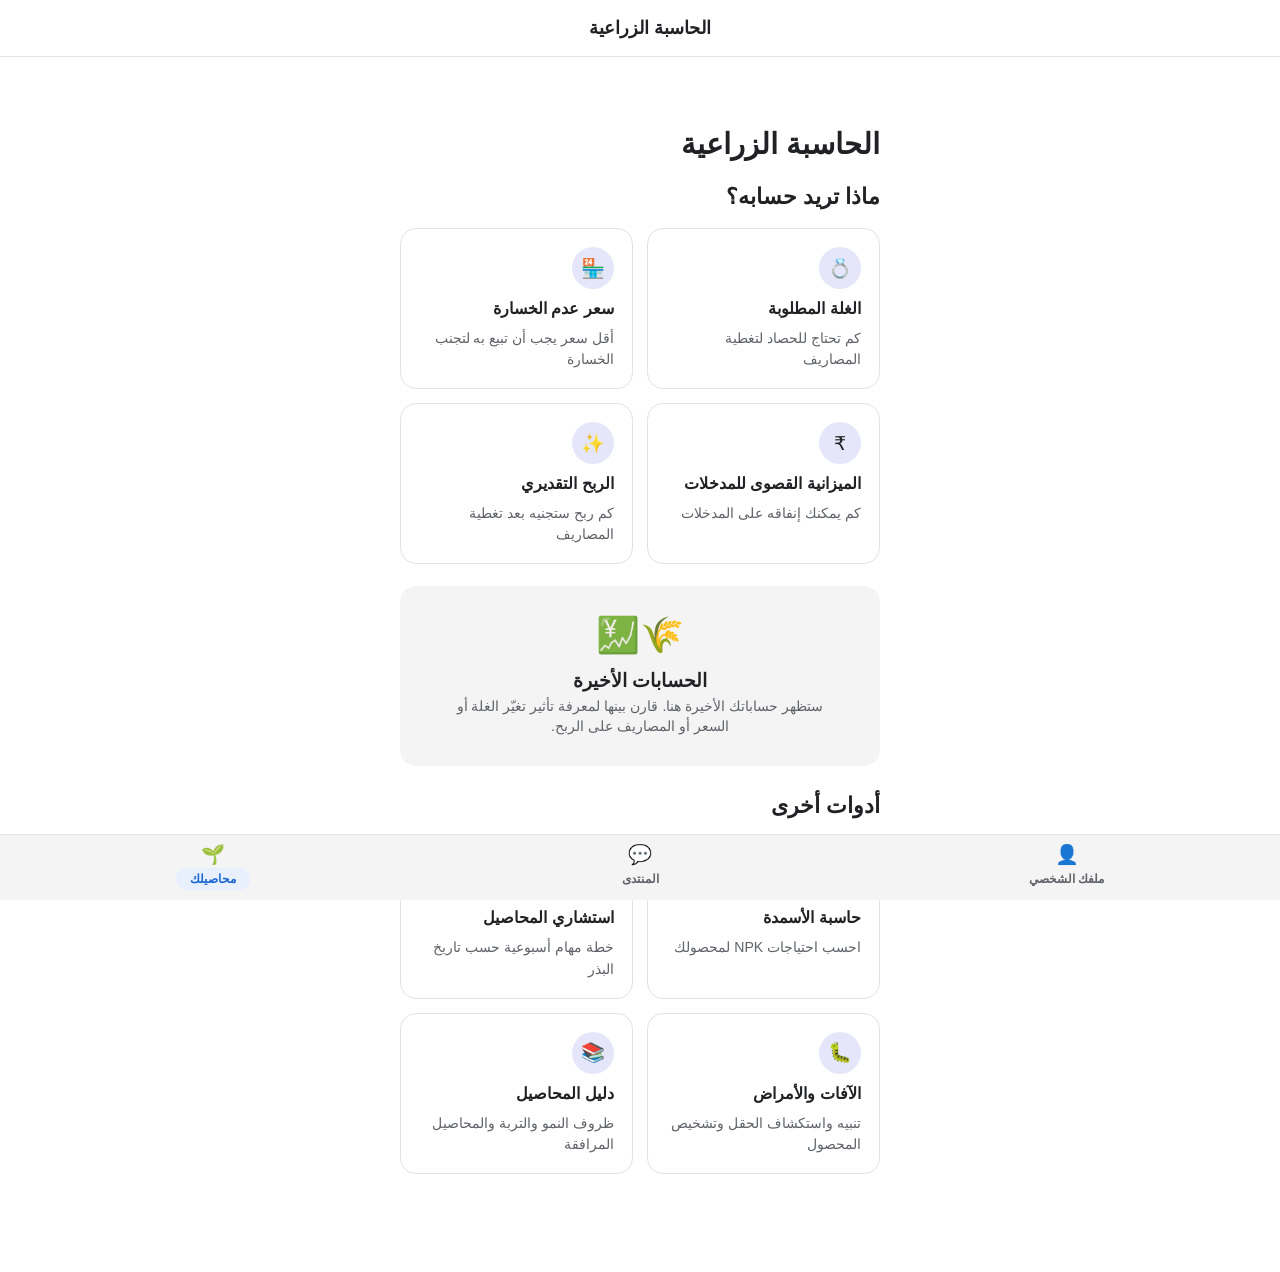
<file: index.html>
<!DOCTYPE html>
<html lang="ar" dir="rtl">
<head>
<meta charset="UTF-8">
<meta name="viewport" content="width=device-width, initial-scale=1.0">
<title>الحاسبة الزراعية</title>
<link rel="stylesheet" href="css/style.css">
</head>
<body>

<div class="page" style="padding-top:70px;">
  <h1 style="font-size:1.8rem;font-weight:800;margin:0 0 22px;">الحاسبة الزراعية</h1>
  <h2 class="section-title">ماذا تريد حسابه؟</h2>

  <div class="grid-2">
    <a class="calc-card" href="farm-calculator.html?tab=yield">
      <div class="icon-circle">💍</div>
      <h3>الغلة المطلوبة</h3>
      <p>كم تحتاج للحصاد لتغطية المصاريف</p>
    </a>
    <a class="calc-card" href="farm-calculator.html?tab=price">
      <div class="icon-circle">🏪</div>
      <h3>سعر عدم الخسارة</h3>
      <p>أقل سعر يجب أن تبيع به لتجنب الخسارة</p>
    </a>
    <a class="calc-card" href="farm-calculator.html?tab=budget">
      <div class="icon-circle">₹</div>
      <h3>الميزانية القصوى للمدخلات</h3>
      <p>كم يمكنك إنفاقه على المدخلات</p>
    </a>
    <a class="calc-card" href="farm-calculator.html?tab=profit">
      <div class="icon-circle">✨</div>
      <h3>الربح التقديري</h3>
      <p>كم ربح ستجنيه بعد تغطية المصاريف</p>
    </a>
  </div>

  <div class="hero-banner">
    <div style="font-size:2.2rem;">🌾💹</div>
    <h3>الحسابات الأخيرة</h3>
    <p>ستظهر حساباتك الأخيرة هنا. قارن بينها لمعرفة تأثير تغيّر الغلة أو</p>
    <p>السعر أو المصاريف على الربح.</p>
  </div>

  <div style="margin-top:26px;">
    <h2 class="section-title">أدوات أخرى</h2>
    <div class="grid-2">
      <a class="calc-card" href="fertilizer.html">
        <div class="icon-circle">🧪</div>
        <h3>حاسبة الأسمدة</h3>
        <p>احسب احتياجات NPK لمحصولك</p>
      </a>
      <a class="calc-card" href="consultant.html">
        <div class="icon-circle">🗓️</div>
        <h3>استشاري المحاصيل</h3>
        <p>خطة مهام أسبوعية حسب تاريخ البذر</p>
      </a>
      <a class="calc-card" href="pests.html">
        <div class="icon-circle">🐛</div>
        <h3>الآفات والأمراض</h3>
        <p>تنبيه واستكشاف الحقل وتشخيص المحصول</p>
      </a>
      <a class="calc-card" href="crops.html">
        <div class="icon-circle">📚</div>
        <h3>دليل المحاصيل</h3>
        <p>ظروف النمو والتربة والمحاصيل المرافقة</p>
      </a>
    </div>
  </div>
</div>

<script src="js/crops.js"></script>
<script src="js/app.js"></script>
<script>
  renderTopbar({ title: "الحاسبة الزراعية", showCropChip:false, backHref:null });
  renderBottomNav("crops");
</script>
</body>
</html>
</file>
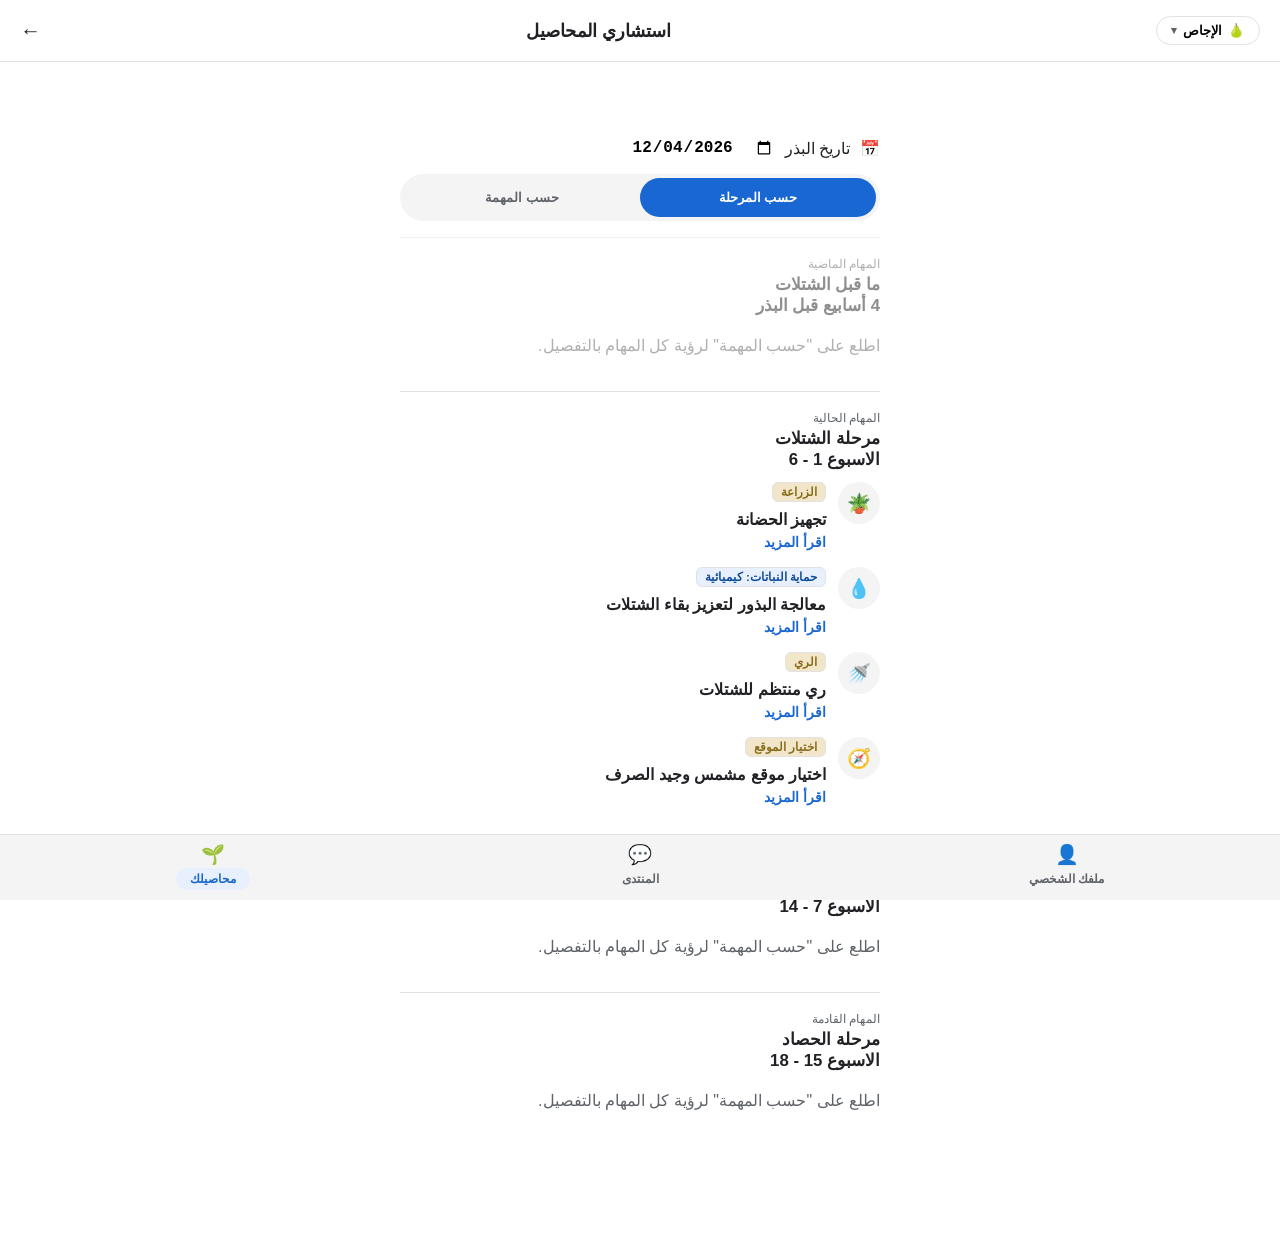
<file: consultant.html>
<!DOCTYPE html>
<html lang="ar" dir="rtl">
<head>
<meta charset="UTF-8">
<meta name="viewport" content="width=device-width, initial-scale=1.0">
<title>استشاري المحاصيل</title>
<link rel="stylesheet" href="css/style.css">
</head>
<body>

<div class="page" style="padding-top:76px;">
  <div style="display:flex;align-items:center;gap:10px;">
    <span>📅</span>
    <span>تاريخ البذر</span>
    <input type="date" id="seedDate" style="border:none;font-weight:700;font-size:1rem;">
  </div>

  <div class="tabs">
    <button data-mode="stage" class="active">حسب المرحلة</button>
    <button data-mode="task">حسب المهمة</button>
  </div>

  <div id="content"></div>
</div>

<script src="js/crops.js"></script>
<script src="js/app.js"></script>
<script>
renderTopbar({ title: "استشاري المحاصيل", showCropChip:true, backHref:"index.html" });
renderBottomNav("crops");

const STAGES = [
  { key:"pre",   name:"ما قبل الشتلات", weeksLabel:"4 أسابيع قبل البذر", past:true },
  { key:"seedling", name:"مرحلة الشتلات", weeksLabel:"الاسبوع 1 - 6" },
  { key:"growth", name:"مرحلة النمو", weeksLabel:"الاسبوع 7 - 14" },
  { key:"harvest", name:"مرحلة الحصاد", weeksLabel:"الاسبوع 15 - 18" },
];

const WEEK_TASKS = [
  { chip:"الزراعة", title:"تجهيز الحضانة", icon:"🪴" },
  { chip:"حماية النباتات: كيميائية", chipClass:"blue", title:"معالجة البذور لتعزيز بقاء الشتلات", icon:"💧" },
  { chip:"الري", title:"ري منتظم للشتلات", icon:"🚿" },
  { chip:"اختيار الموقع", title:"اختيار موقع مشمس وجيد الصرف", icon:"🧭" },
];

const TASK_CATEGORIES = [
  { icon:"🌾", name:"اختيار النباتات" },
  { icon:"🌱", name:"الزراعة" },
  { icon:"🔍", name:"المراقبة" },
  { icon:"📍", name:"اختيار الموقع" },
  { icon:"🚜", name:"تجهيز الحقل" },
  { icon:"🌿", name:"إزالة الأعشاب الضارة (التعشيب)" },
  { icon:"💧", name:"الري" },
  { icon:"🧴", name:"التسميد: كيميائي" },
  { icon:"🛡️", name:"اجراء وقائي" },
  { icon:"🧪", name:"حماية النباتات: كيميائية" },
  { icon:"🌸", name:"حماية النباتات: عضوية" },
];

let mode = "stage";
document.getElementById("seedDate").valueAsDate = new Date();

function paint(){
  const content = document.getElementById("content");
  if (mode === "stage"){
    content.innerHTML = STAGES.map((s,i) => `
      <div class="week-block" style="${s.past ? 'opacity:.5;' : ''}">
        <span class="tag">${s.past ? 'المهام الماضية' : (i===1 ? 'المهام الحالية' : 'المهام القادمة')}</span>
        <h4>${s.name}<br><span style="font-weight:800;">${s.weeksLabel}</span></h4>
        ${i===1 ? WEEK_TASKS.map(t => `
          <div class="task">
            <div class="icon-circle">${t.icon}</div>
            <div>
              <span class="chip ${t.chipClass||''}">${t.chip}</span>
              <div class="title">${t.title}</div>
              <a href="#">اقرأ المزيد</a>
            </div>
          </div>
        `).join("") : `<p class="muted">اطلع على "حسب المهمة" لرؤية كل المهام بالتفصيل.</p>`}
      </div>
    `).join("");
  } else {
    content.innerHTML = TASK_CATEGORIES.map(t => `
      <div class="task-list-row">
        <div class="left"><div class="icon-circle">${t.icon}</div>${t.name}</div>
        <span>‹</span>
      </div>
    `).join("");
  }
}

document.querySelectorAll(".tabs button").forEach(b => b.addEventListener("click", () => {
  document.querySelectorAll(".tabs button").forEach(x => x.classList.remove("active"));
  b.classList.add("active");
  mode = b.dataset.mode;
  paint();
}));

paint();
</script>
</body>
</html>
</file>
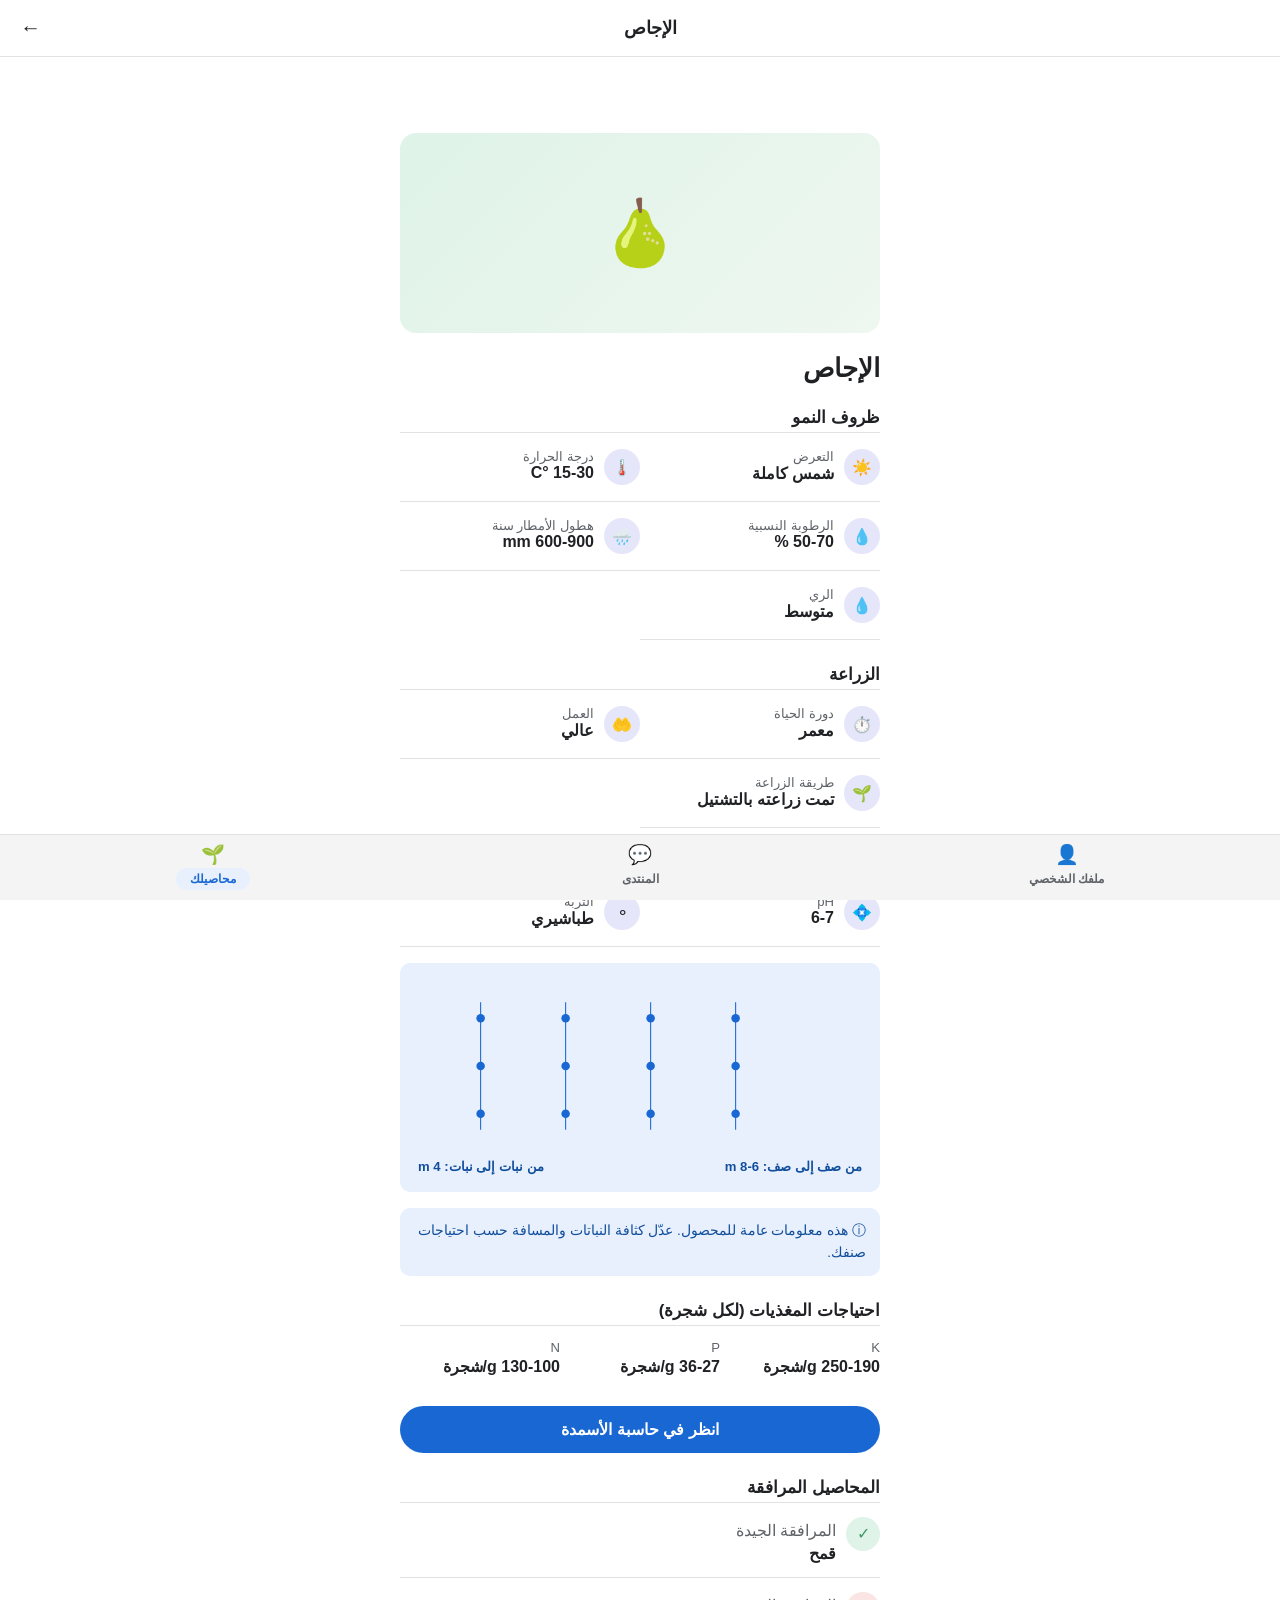
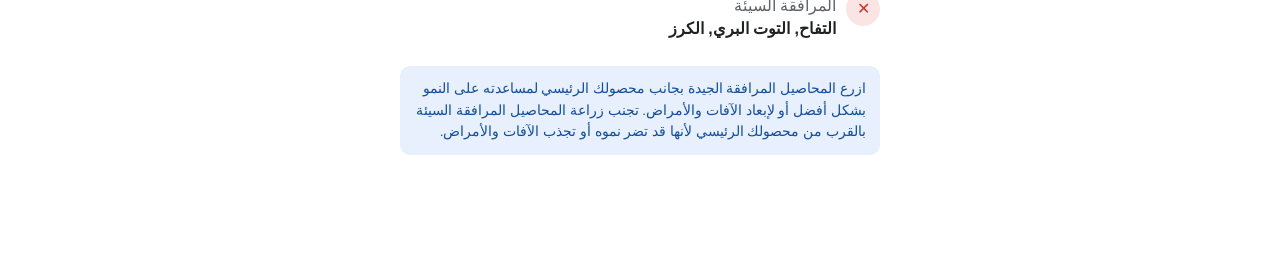
<file: crop-detail.html>
<!DOCTYPE html>
<html lang="ar" dir="rtl">
<head>
<meta charset="UTF-8">
<meta name="viewport" content="width=device-width, initial-scale=1.0">
<title>فيشة المحصول</title>
<link rel="stylesheet" href="css/style.css">
</head>
<body>

<div class="page" style="padding-top:76px;">
  <div class="crop-hero" id="hero"></div>

  <h1 style="font-size:1.6rem;font-weight:800;" id="cropName"></h1>

  <h3 class="subhead">ظروف النمو</h3>
  <div class="info-grid" id="growthGrid"></div>

  <h3 class="subhead">الزراعة</h3>
  <div class="info-grid" id="agriGrid"></div>

  <h3 class="subhead">معايير التربة</h3>
  <div class="info-grid" id="soilGrid"></div>

  <div class="spacing-diagram">
    <svg viewBox="0 0 320 160" xmlns="http://www.w3.org/2000/svg">
      <g fill="none" stroke="#1967d2" stroke-width="1">
        <line x1="10" y1="20" x2="10" y2="140"/>
        <line x1="90" y1="20" x2="90" y2="140"/>
        <line x1="170" y1="20" x2="170" y2="140"/>
        <line x1="250" y1="20" x2="250" y2="140"/>
      </g>
      <g id="plantDots"></g>
    </svg>
    <div class="spacing-labels">
      <span id="rowSpacingLbl">من صف إلى صف: —</span>
      <span id="plantSpacingLbl">من نبات إلى نبات: —</span>
    </div>
  </div>
  <div class="notice">ⓘ هذه معلومات عامة للمحصول. عدّل كثافة النباتات والمسافة حسب احتياجات صنفك.</div>

  <h3 class="subhead">احتياجات المغذيات (لكل <span id="unitTxt">وحدة</span>)</h3>
  <div class="npk-row">
    <div><div class="k">K</div><div class="v" id="npkK">—</div></div>
    <div><div class="k">P</div><div class="v" id="npkP">—</div></div>
    <div><div class="k">N</div><div class="v" id="npkN">—</div></div>
  </div>
  <a class="btn btn-primary" href="fertilizer.html" style="margin-top:16px;display:block;text-align:center;">انظر في حاسبة الأسمدة</a>

  <h3 class="subhead">المحاصيل المرافقة</h3>
  <div class="companion">
    <div class="badge good">✓</div>
    <div><div class="k muted">المرافقة الجيدة</div><div id="goodList" style="font-weight:700;"></div></div>
  </div>
  <div class="companion">
    <div class="badge bad">✕</div>
    <div><div class="k muted">المرافقة السيئة</div><div id="badList" style="font-weight:700;"></div></div>
  </div>
  <div class="notice" style="margin-top:14px;">
    ازرع المحاصيل المرافقة الجيدة بجانب محصولك الرئيسي لمساعدته على النمو بشكل أفضل أو لإبعاد الآفات والأمراض.
    تجنب زراعة المحاصيل المرافقة السيئة بالقرب من محصولك الرئيسي لأنها قد تضر نموه أو تجذب الآفات والأمراض.
  </div>
</div>

<script src="js/crops.js"></script>
<script src="js/app.js"></script>
<script>
const slug = new URLSearchParams(location.search).get("crop") || currentCropSlug();
const c = getCropBySlug(slug);
setCurrentCropSlug(slug);

renderTopbar({ title: c.name, showCropChip:false, backHref:"crops.html" });
renderBottomNav("crops");

document.getElementById("hero").textContent = c.emoji;
document.getElementById("cropName").textContent = c.name;

document.getElementById("growthGrid").innerHTML = `
  <div class="info-cell"><div class="icon-circle">☀️</div><div><div class="label">التعرض</div><div class="val">شمس كاملة</div></div></div>
  <div class="info-cell"><div class="icon-circle">🌡️</div><div><div class="label">درجة الحرارة</div><div class="val">${c.tempMin}-${c.tempMax} °C</div></div></div>
  <div class="info-cell"><div class="icon-circle">💧</div><div><div class="label">الرطوبة النسبية</div><div class="val">${c.humidityMin}-${c.humidityMax} %</div></div></div>
  <div class="info-cell"><div class="icon-circle">🌧️</div><div><div class="label">هطول الأمطار سنة</div><div class="val">${c.rainMin}-${c.rainMax} mm</div></div></div>
  <div class="info-cell"><div class="icon-circle">💧</div><div><div class="label">الري</div><div class="val">${c.irrigation}</div></div></div>
`;

document.getElementById("agriGrid").innerHTML = `
  <div class="info-cell"><div class="icon-circle">⏱️</div><div><div class="label">دورة الحياة</div><div class="val">${c.lifeCycle}</div></div></div>
  <div class="info-cell"><div class="icon-circle">🤲</div><div><div class="label">العمل</div><div class="val">${c.labor}</div></div></div>
  <div class="info-cell"><div class="icon-circle">🌱</div><div><div class="label">طريقة الزراعة</div><div class="val">${c.plantingMethod}</div></div></div>
`;

document.getElementById("soilGrid").innerHTML = `
  <div class="info-cell"><div class="icon-circle">💠</div><div><div class="label">pH</div><div class="val">${c.phMin}-${c.phMax}</div></div></div>
  <div class="info-cell"><div class="icon-circle">⚬</div><div><div class="label">التربة</div><div class="val">${c.soilType}</div></div></div>
`;

document.getElementById("rowSpacingLbl").textContent = `من صف إلى صف: ${c.rowSpacing}`;
document.getElementById("plantSpacingLbl").textContent = `من نبات إلى نبات: ${c.plantSpacing}`;

const dots = document.getElementById("plantDots");
const cols = [10, 90, 170, 250];
let dotSvg = "";
[35, 80, 125].forEach((y, ri) => {
  cols.forEach((x) => { dotSvg += `<circle cx="${x}" cy="${y}" r="4" fill="#1967d2"/>`; });
});
dots.innerHTML = dotSvg;

document.getElementById("unitTxt").textContent = c.unit;
document.getElementById("npkK").textContent = `${c.npk.k[1]}-${c.npk.k[0]} g/${c.unit}`;
document.getElementById("npkP").textContent = `${c.npk.p[1]}-${c.npk.p[0]} g/${c.unit}`;
document.getElementById("npkN").textContent = `${c.npk.n[1]}-${c.npk.n[0]} g/${c.unit}`;

document.getElementById("goodList").textContent = c.companionGood.length ? c.companionGood.join(", ") : "لا توجد بيانات";
document.getElementById("badList").textContent = c.companionBad.length ? c.companionBad.join(", ") : "لا توجد بيانات";
</script>
</body>
</html>
</file>
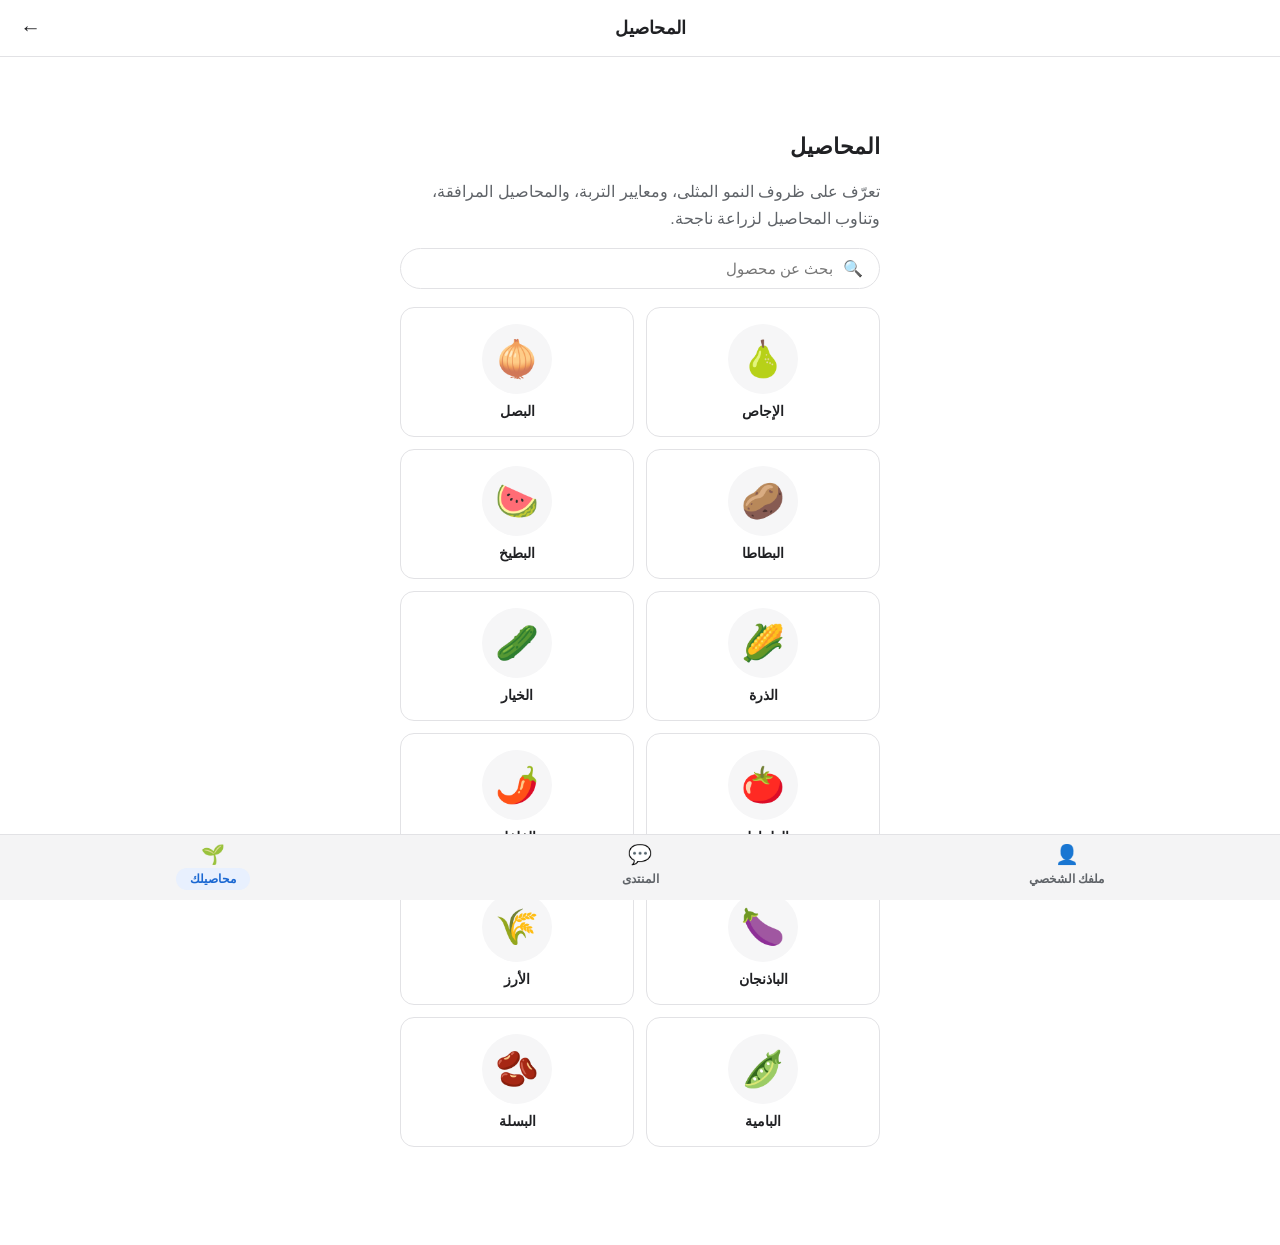
<file: crops.html>
<!DOCTYPE html>
<html lang="ar" dir="rtl">
<head>
<meta charset="UTF-8">
<meta name="viewport" content="width=device-width, initial-scale=1.0">
<title>المحاصيل</title>
<link rel="stylesheet" href="css/style.css">
</head>
<body>

<div class="page" style="padding-top:76px;">
  <h2 class="section-title" style="margin-top:0;">المحاصيل</h2>
  <p class="muted">تعرّف على ظروف النمو المثلى، ومعايير التربة، والمحاصيل المرافقة، وتناوب المحاصيل لزراعة ناجحة.</p>

  <div class="search-box" style="margin-top:16px;">
    <span>🔍</span>
    <input type="text" id="search" placeholder="بحث عن محصول">
  </div>

  <div class="crop-grid" id="grid" style="margin-top:18px;grid-template-columns:repeat(2,1fr);"></div>
</div>

<script src="js/crops.js"></script>
<script src="js/app.js"></script>
<script>
renderTopbar({ title: "المحاصيل", showCropChip:false, backHref:"index.html" });
renderBottomNav("crops");

function paint(filter){
  const grid = document.getElementById("grid");
  const list = CROPS.filter(c => c.name.includes(filter || ""));
  grid.innerHTML = list.map(c => `
    <a class="crop-tile" style="border:1px solid var(--gray-border);border-radius:14px;padding:16px;" href="crop-detail.html?crop=${c.slug}">
      <div class="emoji" style="width:70px;height:70px;font-size:2.2rem;">${c.emoji}</div>
      <span>${c.name}</span>
    </a>
  `).join("") || `<p class="muted">لا توجد نتائج</p>`;
}
document.getElementById("search").addEventListener("input", (e) => paint(e.target.value));
paint("");
</script>
</body>
</html>
</file>
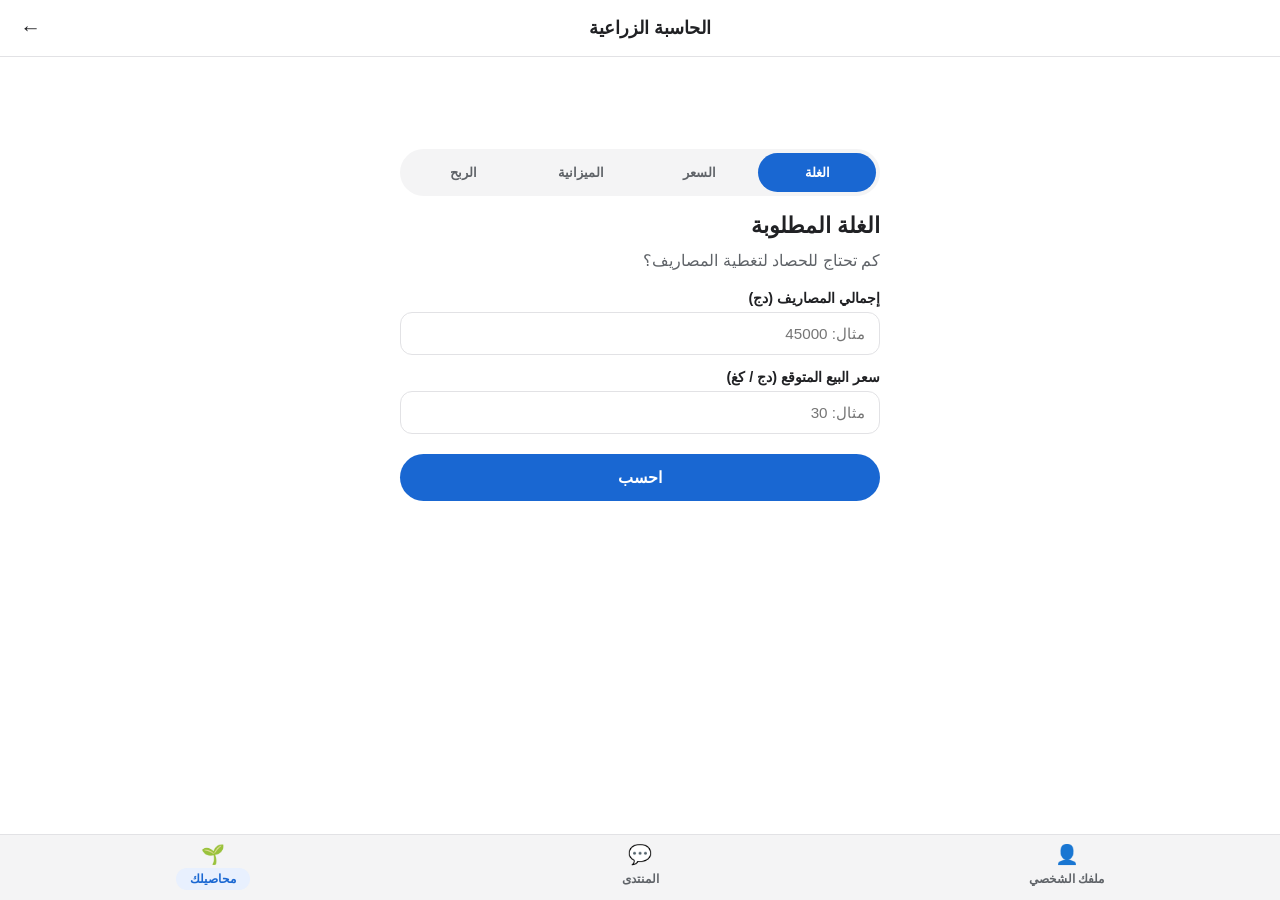
<file: farm-calculator.html>
<!DOCTYPE html>
<html lang="ar" dir="rtl">
<head>
<meta charset="UTF-8">
<meta name="viewport" content="width=device-width, initial-scale=1.0">
<title>الحاسبة الزراعية</title>
<link rel="stylesheet" href="css/style.css">
</head>
<body>

<div class="page" style="padding-top:76px;">
  <div class="tabs" id="tabs">
    <button data-tab="yield">الغلة</button>
    <button data-tab="price">السعر</button>
    <button data-tab="budget">الميزانية</button>
    <button data-tab="profit">الربح</button>
  </div>

  <div id="tabContent"></div>

  <div class="result-card" id="resultCard" style="display:none;">
    <div class="label muted" id="resultLabel"></div>
    <div class="value" id="resultValue"></div>
  </div>
</div>

<script src="js/crops.js"></script>
<script src="js/app.js"></script>
<script>
renderTopbar({ title: "الحاسبة الزراعية", showCropChip:false, backHref:"index.html" });
renderBottomNav("crops");

const FIELDS = {
  yield: {
    title: "الغلة المطلوبة",
    desc: "كم تحتاج للحصاد لتغطية المصاريف؟",
    inputs: [
      { id:"expenses", label:"إجمالي المصاريف (دج)", ph:"مثال: 45000" },
      { id:"price", label:"سعر البيع المتوقع (دج / كغ)", ph:"مثال: 30" },
    ],
    compute: v => v.price > 0 ? (v.expenses / v.price) : null,
    unit: "كغ",
    resultLabel: "الغلة المطلوبة لتغطية المصاريف",
  },
  price: {
    title: "سعر عدم الخسارة",
    desc: "أقل سعر يجب أن تبيع به لتجنب الخسارة",
    inputs: [
      { id:"expenses", label:"إجمالي المصاريف (دج)", ph:"مثال: 45000" },
      { id:"yieldQty", label:"الغلة المتوقعة (كغ)", ph:"مثال: 1500" },
    ],
    compute: v => v.yieldQty > 0 ? (v.expenses / v.yieldQty) : null,
    unit: "دج / كغ",
    resultLabel: "أقل سعر لتجنب الخسارة",
  },
  budget: {
    title: "الميزانية القصوى للمدخلات",
    desc: "كم يمكنك إنفاقه على المدخلات؟",
    inputs: [
      { id:"revenue", label:"الإيراد المتوقع (دج)", ph:"مثال: 90000" },
      { id:"desiredProfit", label:"الربح المطلوب (دج)", ph:"مثال: 20000" },
    ],
    compute: v => (v.revenue - v.desiredProfit),
    unit: "دج",
    resultLabel: "الميزانية القصوى المتاحة للمدخلات",
  },
  profit: {
    title: "الربح التقديري",
    desc: "كم ربح ستجنيه بعد تغطية المصاريف؟",
    inputs: [
      { id:"revenue", label:"الإيراد المتوقع (دج)", ph:"مثال: 90000" },
      { id:"expenses", label:"إجمالي المصاريف (دج)", ph:"مثال: 45000" },
    ],
    compute: v => (v.revenue - v.expenses),
    unit: "دج",
    resultLabel: "الربح التقديري",
  },
};

let activeTab = new URLSearchParams(location.search).get("tab") || "yield";

function paintTab(){
  document.querySelectorAll("#tabs button").forEach(b => b.classList.toggle("active", b.dataset.tab===activeTab));
  const cfg = FIELDS[activeTab];
  const content = document.getElementById("tabContent");
  content.innerHTML = `
    <h2 class="section-title">${cfg.title}</h2>
    <p class="muted" style="margin-top:-10px;">${cfg.desc}</p>
    <form id="calcForm">
      ${cfg.inputs.map(f => `<label>${f.label}</label><input type="number" step="any" min="0" id="${f.id}" placeholder="${f.ph}" required>`).join("")}
      <button class="btn btn-primary" style="margin-top:20px;">احسب</button>
    </form>
  `;
  document.getElementById("resultCard").style.display = "none";

  document.getElementById("calcForm").addEventListener("submit", (e) => {
    e.preventDefault();
    const values = {};
    cfg.inputs.forEach(f => values[f.id] = parseFloat(document.getElementById(f.id).value) || 0);
    const result = cfg.compute(values);
    const card = document.getElementById("resultCard");
    if (result === null || !isFinite(result)){
      card.style.display = "block";
      document.getElementById("resultLabel").textContent = "تعذّر الحساب — تحقق من القيم المدخلة";
      document.getElementById("resultValue").textContent = "—";
      return;
    }
    document.getElementById("resultLabel").textContent = cfg.resultLabel;
    document.getElementById("resultValue").textContent = `${result.toLocaleString("ar")} ${cfg.unit}`;
    card.style.display = "block";
  });
}

document.querySelectorAll("#tabs button").forEach(b => b.addEventListener("click", () => { activeTab = b.dataset.tab; paintTab(); }));
paintTab();
</script>
</body>
</html>
</file>
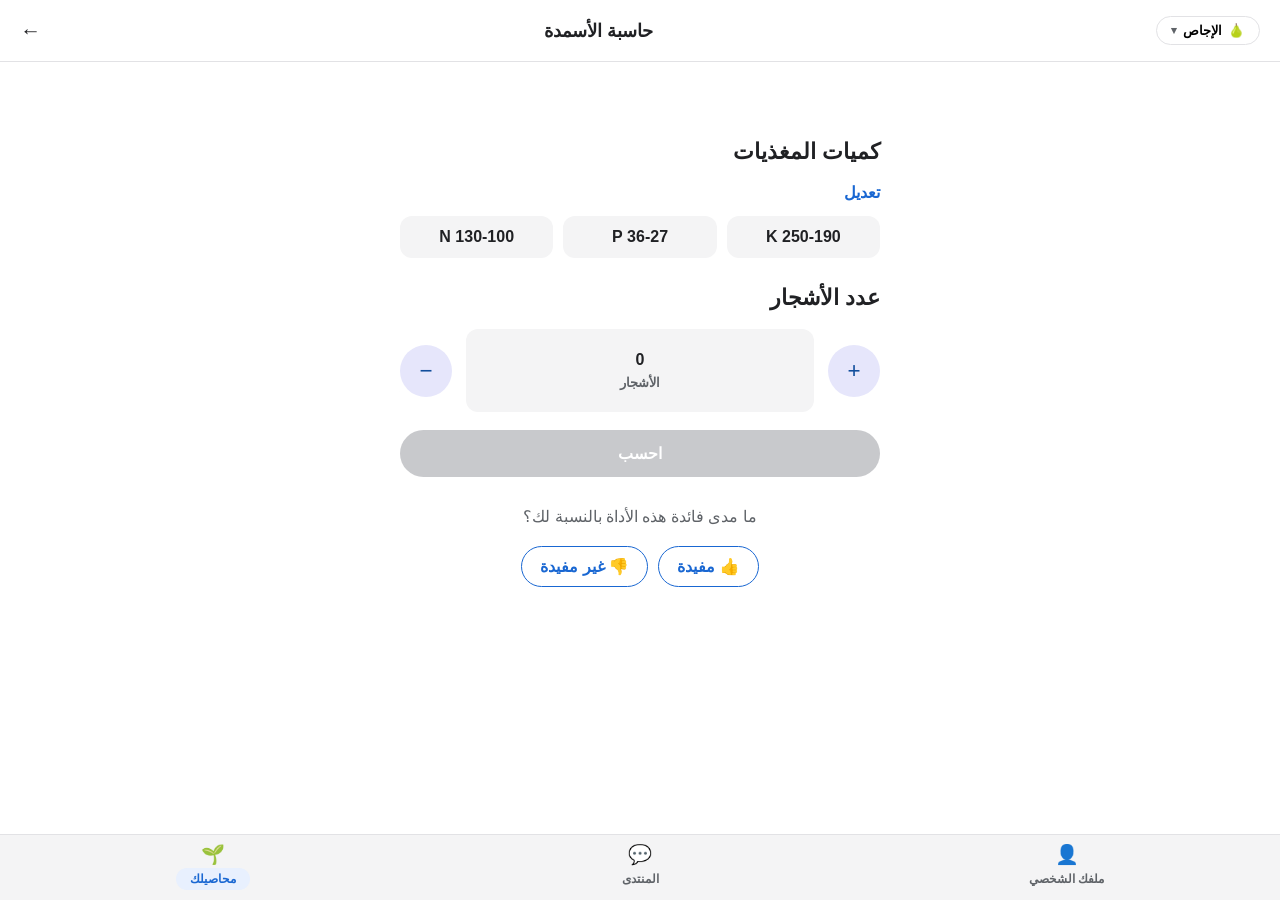
<file: fertilizer.html>
<!DOCTYPE html>
<html lang="ar" dir="rtl">
<head>
<meta charset="UTF-8">
<meta name="viewport" content="width=device-width, initial-scale=1.0">
<title>حاسبة الأسمدة</title>
<link rel="stylesheet" href="css/style.css">
</head>
<body>

<div class="page" style="padding-top:76px;">
  <h2 class="section-title" style="margin-top:0;">كميات المغذيات</h2>
  <a href="#" class="btn-ghost" id="editRangeBtn" style="font-weight:700;">تعديل</a>

  <div class="field-row" style="margin-top:14px;">
    <div class="pill-value" id="valK">— K</div>
    <div class="pill-value" id="valP">— P</div>
    <div class="pill-value" id="valN">— N</div>
  </div>

  <h2 class="section-title" style="margin-top:26px;">عدد <span id="unitLabel">الأشجار</span></h2>
  <div class="stepper">
    <button id="incBtn">+</button>
    <div class="box"><span id="countVal">0</span><small id="unitLabel2">الأشجار</small></div>
    <button id="decBtn">−</button>
  </div>

  <button class="btn btn-primary" id="calcBtn" disabled>احسب</button>

  <div class="result-card" id="resultCard" style="display:none;">
    <div class="muted">الاحتياج الإجمالي من المغذيات</div>
    <div style="display:flex;justify-content:space-around;margin-top:12px;">
      <div><div class="value" id="totalK">0</div><small class="muted">K (g)</small></div>
      <div><div class="value" id="totalP">0</div><small class="muted">P (g)</small></div>
      <div><div class="value" id="totalN">0</div><small class="muted">N (g)</small></div>
    </div>
  </div>

  <div style="margin-top:26px;">
    <p class="muted" style="text-align:center;">ما مدى فائدة هذه الأداة بالنسبة لك؟</p>
    <div style="display:flex;gap:10px;justify-content:center;">
      <button class="btn btn-outline" style="width:auto;padding:10px 18px;" onclick="openFeedbackSheet()">👍 مفيدة</button>
      <button class="btn btn-outline" style="width:auto;padding:10px 18px;" onclick="openFeedbackSheet()">👎 غير مفيدة</button>
    </div>
  </div>
</div>

<script src="js/crops.js"></script>
<script src="js/app.js"></script>
<script>
renderTopbar({ title: "حاسبة الأسمدة", showCropChip:true, backHref:"index.html" });
renderBottomNav("crops");

let treeCount = 0;

function paintRanges(){
  const c = getCropBySlug(currentCropSlug());
  document.getElementById("valK").textContent = `${c.npk.k[1]}-${c.npk.k[0]} K`;
  document.getElementById("valP").textContent = `${c.npk.p[1]}-${c.npk.p[0]} P`;
  document.getElementById("valN").textContent = `${c.npk.n[1]}-${c.npk.n[0]} N`;
  document.getElementById("unitLabel").textContent = c.unit === "شجرة" ? "الأشجار" : `الوحدات (${c.unit})`;
  document.getElementById("unitLabel2").textContent = c.unit === "شجرة" ? "الأشجار" : c.unit;
  document.getElementById("resultCard").style.display = "none";
}

window.onCropChanged = paintRanges;

document.getElementById("incBtn").addEventListener("click", () => {
  treeCount++;
  document.getElementById("countVal").textContent = treeCount;
  document.getElementById("calcBtn").disabled = treeCount <= 0;
});
document.getElementById("decBtn").addEventListener("click", () => {
  treeCount = Math.max(0, treeCount - 1);
  document.getElementById("countVal").textContent = treeCount;
  document.getElementById("calcBtn").disabled = treeCount <= 0;
});

document.getElementById("calcBtn").addEventListener("click", () => {
  const c = getCropBySlug(currentCropSlug());
  const avg = (arr) => (arr[0] + arr[1]) / 2;
  const totalK = Math.round(avg(c.npk.k) * treeCount);
  const totalP = Math.round(avg(c.npk.p) * treeCount);
  const totalN = Math.round(avg(c.npk.n) * treeCount);
  document.getElementById("totalK").textContent = totalK.toLocaleString("ar");
  document.getElementById("totalP").textContent = totalP.toLocaleString("ar");
  document.getElementById("totalN").textContent = totalN.toLocaleString("ar");
  document.getElementById("resultCard").style.display = "block";
});

document.getElementById("editRangeBtn").addEventListener("click", (e) => {
  e.preventDefault();
  document.getElementById("cropChipBtn").click();
});

paintRanges();
</script>
</body>
</html>
</file>
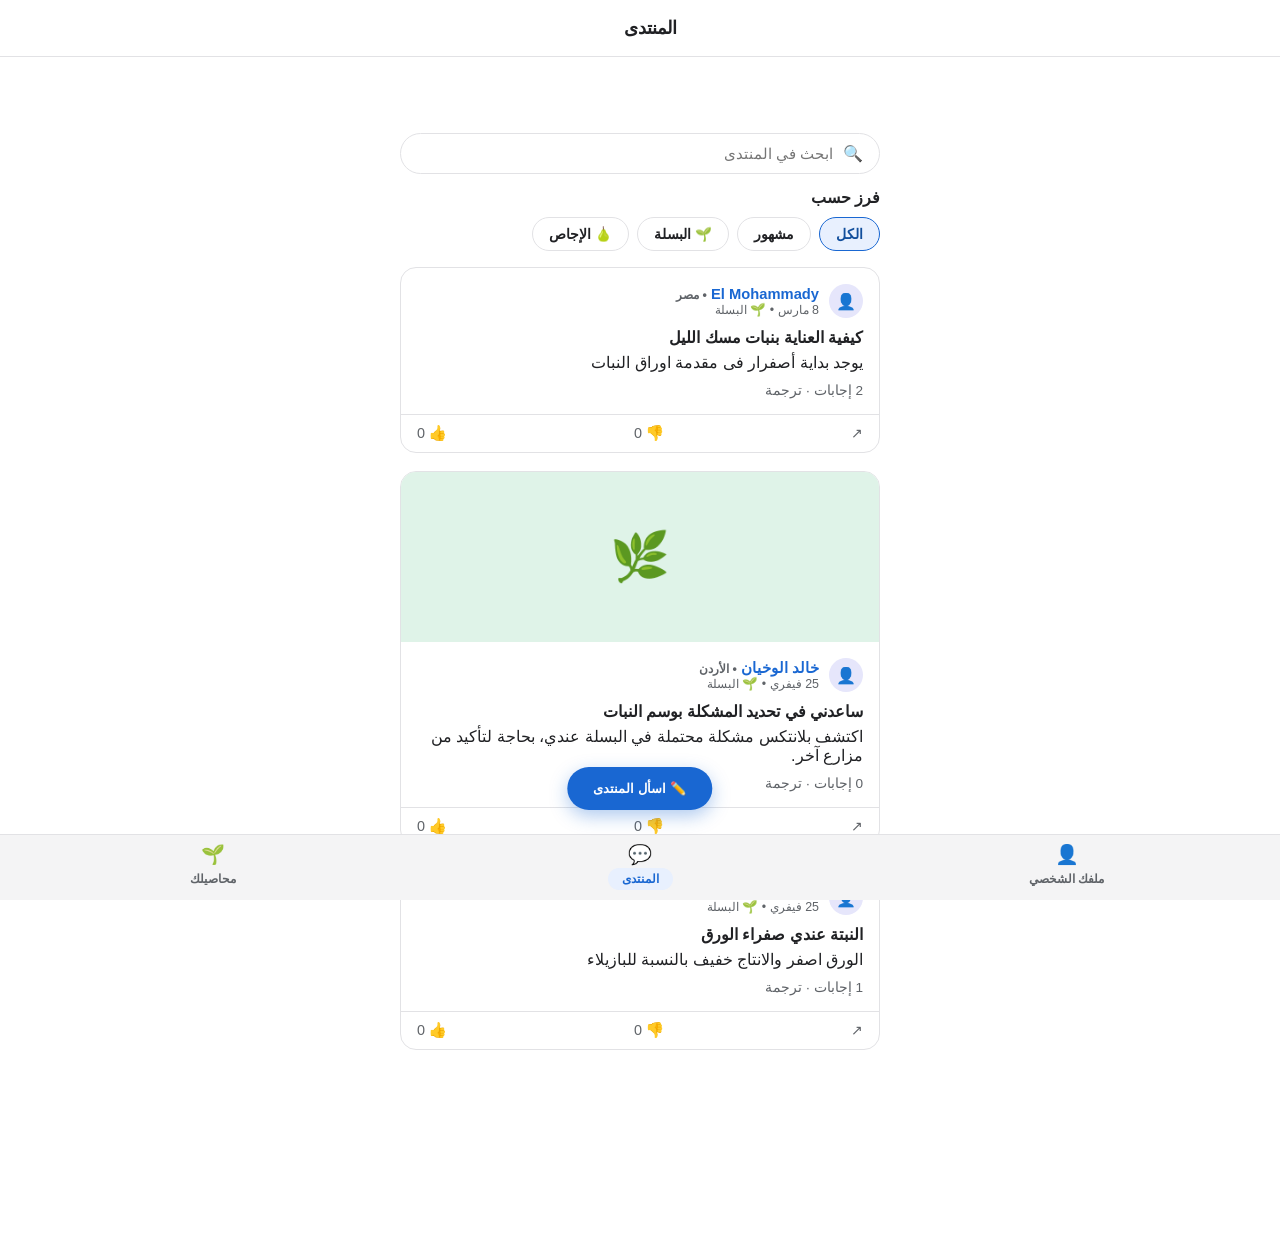
<file: forum.html>
<!DOCTYPE html>
<html lang="ar" dir="rtl">
<head>
<meta charset="UTF-8">
<meta name="viewport" content="width=device-width, initial-scale=1.0">
<title>المنتدى</title>
<link rel="stylesheet" href="css/style.css">
</head>
<body>

<div class="page" style="padding-top:76px;padding-bottom:110px;">
  <div class="search-box">
    <span>🔍</span>
    <input type="text" id="search" placeholder="ابحث في المنتدى">
  </div>

  <div style="display:flex;justify-content:space-between;align-items:center;margin:14px 0 10px;">
    <span style="font-weight:700;">فرز حسب</span>
  </div>
  <div class="chip-row">
    <span class="chip on" data-filter="">الكل</span>
    <span class="chip" data-filter="مشهور">مشهور</span>
    <span class="chip" data-filter="🌱 البسلة">🌱 البسلة</span>
    <span class="chip" data-filter="🍐 الإجاص">🍐 الإجاص</span>
  </div>

  <div id="posts"></div>
</div>

<button class="fab" id="askBtn">✏️ اسأل المنتدى</button>

<div class="overlay" id="askOverlay">
  <div class="sheet">
    <div class="handle"></div>
    <h2 style="margin:0 0 14px;">اسأل المنتدى</h2>
    <form id="askForm">
      <label>عنوان السؤال</label>
      <input type="text" id="qTitle" placeholder="مثال: النبتة عندي صفراء الورق" required>
      <label>التفاصيل</label>
      <textarea id="qBody" placeholder="اشرح المشكلة بالتفصيل..." required></textarea>
      <label>المحصول المعني</label>
      <select id="qCrop"></select>
      <button class="btn btn-primary" style="margin-top:18px;">نشر السؤال</button>
    </form>
  </div>
</div>

<script src="js/crops.js"></script>
<script src="js/app.js"></script>
<script>
renderTopbar({ title: "المنتدى", showCropChip:false, backHref:null });
renderBottomNav("forum");

const SEED_POSTS = [
  {
    author:"El Mohammady", country:"مصر", date:"8 مارس", crop:"🌱 البسلة",
    title:"كيفية العناية بنبات مسك الليل",
    body:"يوجد بداية أصفرار فى مقدمة اوراق النبات", answers:2, cover:null,
  },
  {
    author:"خالد الوخيان", country:"الأردن", date:"25 فيفري", crop:"🌱 البسلة",
    title:"ساعدني في تحديد المشكلة بوسم النبات",
    body:"اكتشف بلانتكس مشكلة محتملة في البسلة عندي، بحاجة لتأكيد من مزارع آخر.", answers:0, cover:"🌿",
  },
  {
    author:"خالد الوخيان", country:"الأردن", date:"25 فيفري", crop:"🌱 البسلة",
    title:"النبتة عندي صفراء الورق",
    body:"الورق اصفر والانتاج خفيف بالنسبة للبازيلاء", answers:1, cover:null,
  },
];

function loadPosts(){
  const custom = JSON.parse(localStorage.getItem("plantix_forum_posts") || "[]");
  return [...custom, ...SEED_POSTS];
}

function paintPosts(filter, query){
  const posts = loadPosts().filter(p => {
    const matchFilter = !filter || filter === "مشهور" || p.crop === filter;
    const matchQuery = !query || (p.title + p.body).includes(query);
    return matchFilter && matchQuery;
  });
  document.getElementById("posts").innerHTML = posts.map(p => `
    <div class="post">
      ${p.cover ? `<div class="cover" style="height:170px;background:var(--green-bg);display:flex;align-items:center;justify-content:center;font-size:3rem;">${p.cover}</div>` : ""}
      <div class="body">
        <div class="author">
          <div class="avatar">👤</div>
          <div>
            <div class="name">${p.author} <span class="meta">• ${p.country}</span></div>
            <div class="meta">${p.date} • ${p.crop}</div>
          </div>
        </div>
        <h4>${p.title}</h4>
        <p>${p.body}</p>
        <div class="answers">${p.answers} إجابات · ترجمة</div>
      </div>
      <div class="actions">
        <span>↗</span>
        <span>👎 0</span>
        <span>👍 0</span>
      </div>
    </div>
  `).join("") || `<p class="muted" style="text-align:center;margin-top:40px;">لا توجد منشورات مطابقة</p>`;
}

let currentFilter = "";
document.querySelectorAll(".chip[data-filter]").forEach(chip => {
  chip.addEventListener("click", () => {
    document.querySelectorAll(".chip[data-filter]").forEach(c => c.classList.remove("on"));
    chip.classList.add("on");
    currentFilter = chip.dataset.filter;
    paintPosts(currentFilter, document.getElementById("search").value);
  });
});
document.getElementById("search").addEventListener("input", (e) => paintPosts(currentFilter, e.target.value));

const askOverlay = document.getElementById("askOverlay");
document.getElementById("askBtn").addEventListener("click", () => askOverlay.classList.add("open"));
askOverlay.addEventListener("click", (e) => { if (e.target === askOverlay) askOverlay.classList.remove("open"); });

const qCrop = document.getElementById("qCrop");
qCrop.innerHTML = CROPS.map(c => `<option value="${c.emoji} ${c.name}">${c.emoji} ${c.name}</option>`).join("");

document.getElementById("askForm").addEventListener("submit", (e) => {
  e.preventDefault();
  const custom = JSON.parse(localStorage.getItem("plantix_forum_posts") || "[]");
  custom.unshift({
    author: "أنت", country: "الجزائر", date: "الآن", crop: qCrop.value,
    title: document.getElementById("qTitle").value,
    body: document.getElementById("qBody").value,
    answers: 0, cover: null,
  });
  localStorage.setItem("plantix_forum_posts", JSON.stringify(custom));
  askOverlay.classList.remove("open");
  e.target.reset();
  paintPosts(currentFilter, "");
});

paintPosts("", "");
</script>
</body>
</html>
</file>
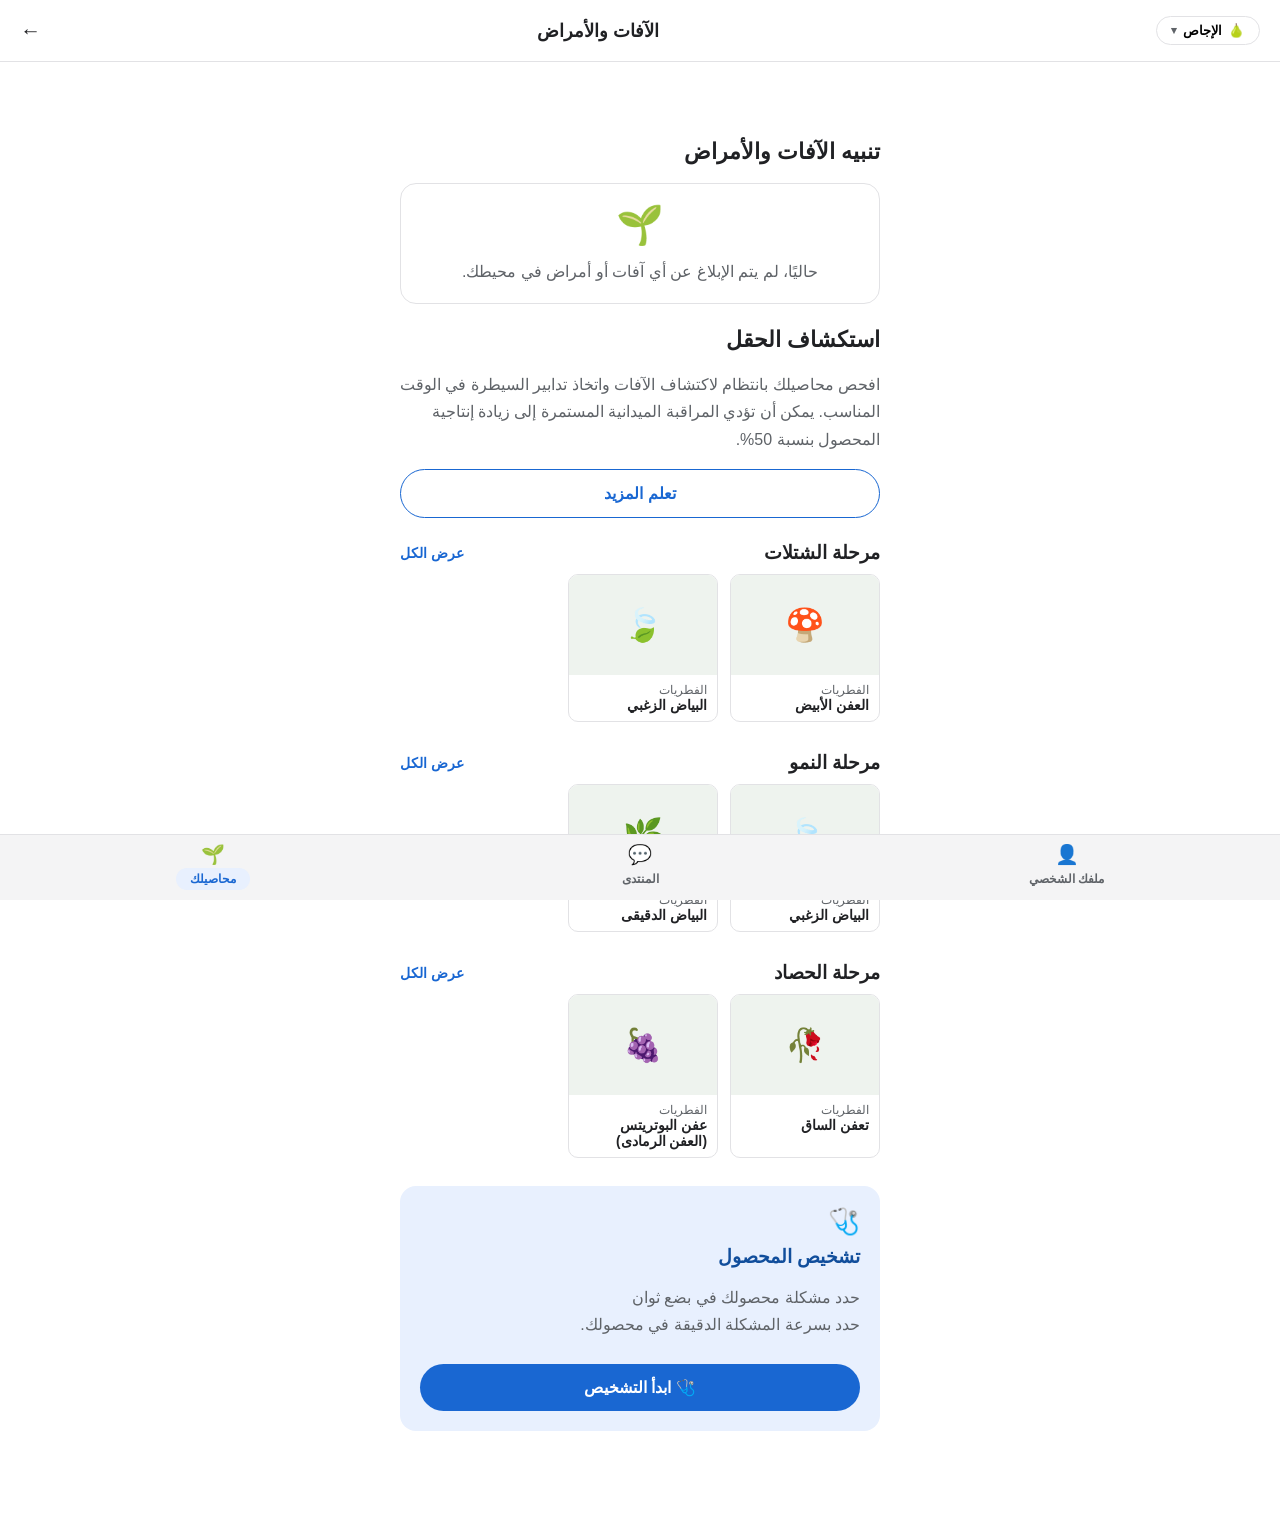
<file: pests.html>
<!DOCTYPE html>
<html lang="ar" dir="rtl">
<head>
<meta charset="UTF-8">
<meta name="viewport" content="width=device-width, initial-scale=1.0">
<title>الآفات والأمراض</title>
<link rel="stylesheet" href="css/style.css">
</head>
<body>

<div class="page" style="padding-top:76px;">
  <h2 class="section-title" style="margin-top:0;">تنبيه الآفات والأمراض</h2>
  <div class="alert-card">
    <div style="font-size:2.4rem;">🌱</div>
    <p class="muted" style="margin:10px 0 0;">حاليًا، لم يتم الإبلاغ عن أي آفات أو أمراض في محيطك.</p>
  </div>

  <h2 class="section-title">استكشاف الحقل</h2>
  <p class="muted">افحص محاصيلك بانتظام لاكتشاف الآفات واتخاذ تدابير السيطرة في الوقت المناسب. يمكن أن تؤدي المراقبة الميدانية المستمرة إلى زيادة إنتاجية المحصول بنسبة 50%.</p>
  <button class="btn btn-outline">تعلم المزيد</button>

  <div id="byStage"></div>

  <div class="diag-card">
    <div style="font-size:1.6rem;">🩺</div>
    <h3>تشخيص المحصول</h3>
    <p class="muted">حدد مشكلة محصولك في بضع ثوان<br>حدد بسرعة المشكلة الدقيقة في محصولك.</p>
    <button class="btn btn-primary" id="diagBtn" style="margin-top:10px;">🩺 ابدأ التشخيص</button>
  </div>
</div>

<script src="js/crops.js"></script>
<script src="js/app.js"></script>
<script>
renderTopbar({ title: "الآفات والأمراض", showCropChip:true, backHref:"index.html" });
renderBottomNav("crops");

const STAGE_DISEASES = {
  "مرحلة الشتلات": [
    { cat:"الفطريات", name:"العفن الأبيض", icon:"🍄" },
    { cat:"الفطريات", name:"البياض الزغبي", icon:"🍃" },
  ],
  "مرحلة النمو": [
    { cat:"الفطريات", name:"البياض الزغبي", icon:"🍃" },
    { cat:"الفطريات", name:"البياض الدقيقى", icon:"🌿" },
  ],
  "مرحلة الحصاد": [
    { cat:"الفطريات", name:"تعفن الساق", icon:"🥀" },
    { cat:"الفطريات", name:"عفن البوتريتس (العفن الرمادى)", icon:"🍇" },
  ],
};

const wrap = document.getElementById("byStage");
wrap.innerHTML = Object.entries(STAGE_DISEASES).map(([stage, list]) => `
  <div class="stage-head"><h3 style="margin:0;">${stage}</h3><a class="see-all" href="#">عرض الكل</a></div>
  <div class="disease-scroll">
    ${list.map(d => `
      <div class="disease-card">
        <div class="thumb">${d.icon}</div>
        <div class="txt"><div class="cat">${d.cat}</div><div class="name">${d.name}</div></div>
      </div>
    `).join("")}
  </div>
`).join("");

document.getElementById("diagBtn").addEventListener("click", () => {
  alert("ميزة التشخيص عبر الصورة تتطلب التقاط صورة للنبتة — يمكن ربطها لاحقًا بخدمة تحليل صور.");
});
</script>
</body>
</html>
</file>
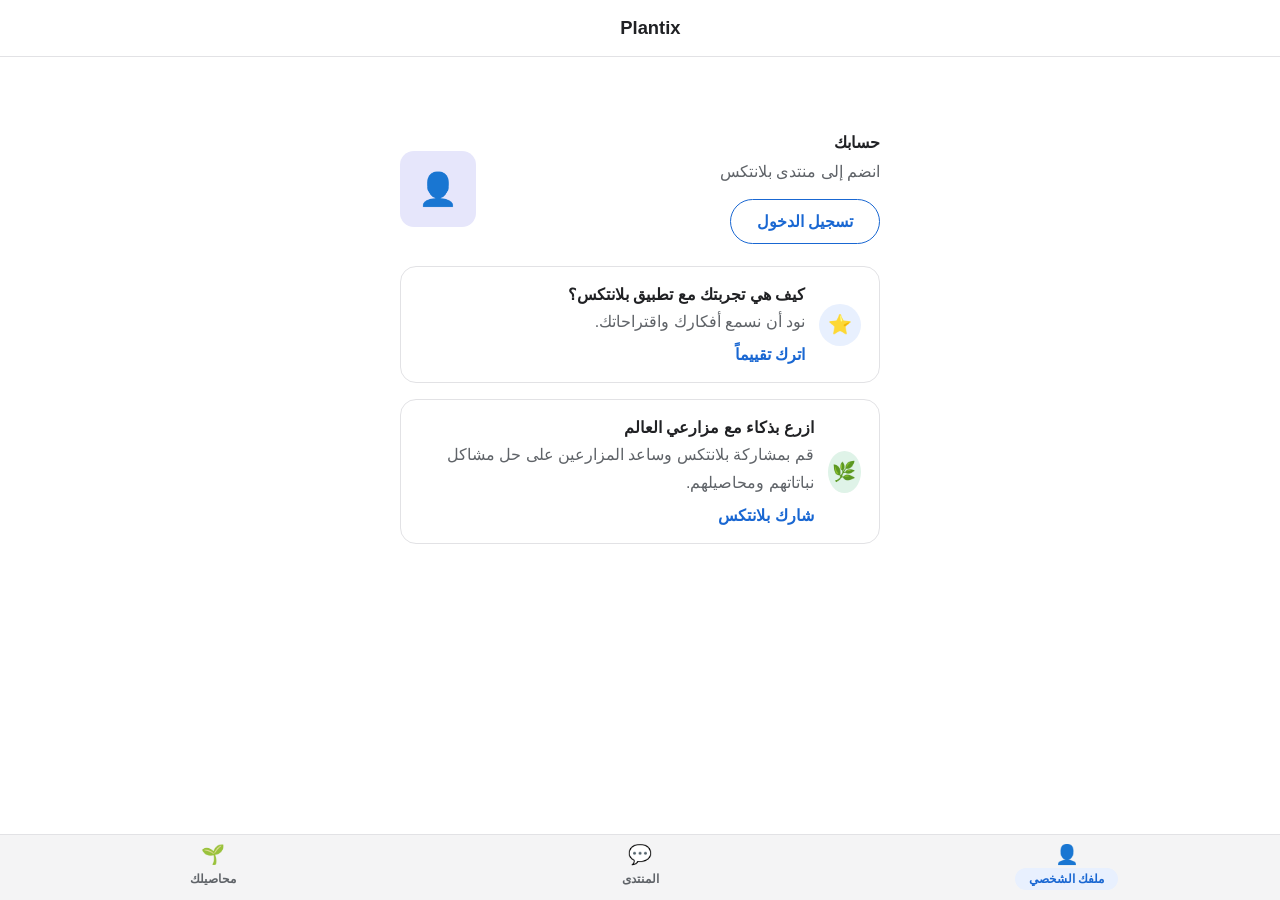
<file: profile.html>
<!DOCTYPE html>
<html lang="ar" dir="rtl">
<head>
<meta charset="UTF-8">
<meta name="viewport" content="width=device-width, initial-scale=1.0">
<title>ملفك الشخصي</title>
<link rel="stylesheet" href="css/style.css">
</head>
<body>

<div class="page" style="padding-top:76px;">
  <div class="profile-head">
    <div>
      <div style="font-weight:800;">حسابك</div>
      <p class="muted" style="margin:6px 0 14px;">انضم إلى منتدى بلانتكس</p>
      <button class="btn btn-outline" id="loginBtn" style="width:auto;padding:12px 26px;">تسجيل الدخول</button>
    </div>
    <div class="avatar-big">👤</div>
  </div>

  <div class="card">
    <div class="row">
      <div class="icon-circle" style="background:var(--blue-bg);">⭐</div>
      <div>
        <div style="font-weight:700;">كيف هي تجربتك مع تطبيق بلانتكس؟</div>
        <p class="muted" style="margin:4px 0 10px;">نود أن نسمع أفكارك واقتراحاتك.</p>
        <a class="btn-ghost" href="#" onclick="openFeedbackSheet();return false;">اترك تقييماً</a>
      </div>
    </div>
  </div>

  <div class="card">
    <div class="row">
      <div class="icon-circle">🌿</div>
      <div>
        <div style="font-weight:700;">ازرع بذكاء مع مزارعي العالم</div>
        <p class="muted" style="margin:4px 0 10px;">قم بمشاركة بلانتكس وساعد المزارعين على حل مشاكل نباتاتهم ومحاصيلهم.</p>
        <a class="btn-ghost" href="forum.html">شارك بلانتكس</a>
      </div>
    </div>
  </div>
</div>

<div class="overlay" id="loginOverlay">
  <div class="sheet">
    <div class="handle"></div>
    <h2 style="margin:0 0 14px;">تسجيل الدخول</h2>
    <form id="loginForm">
      <label>رقم الهاتف أو البريد الإلكتروني</label>
      <input type="text" required placeholder="أدخل بياناتك">
      <label>كلمة المرور</label>
      <input type="password" required placeholder="••••••••">
      <button class="btn btn-primary" style="margin-top:18px;">دخول</button>
    </form>
  </div>
</div>

<script src="js/crops.js"></script>
<script src="js/app.js"></script>
<script>
renderTopbar({ title: "Plantix", showCropChip:false, backHref:null });
renderBottomNav("profile");

const loginOverlay = document.getElementById("loginOverlay");
document.getElementById("loginBtn").addEventListener("click", () => loginOverlay.classList.add("open"));
loginOverlay.addEventListener("click", (e) => { if (e.target === loginOverlay) loginOverlay.classList.remove("open"); });
document.getElementById("loginForm").addEventListener("submit", (e) => {
  e.preventDefault();
  loginOverlay.classList.remove("open");
  alert("تم تسجيل الدخول (نسخة تجريبية).");
});
</script>
</body>
</html>
</file>
<file: css/style.css>
/* ===================== Plantix-like — style commun ===================== */
:root{
    --blue: #1967d2;
    --blue-dark: #114e9c;
    --blue-bg: #e8f0fe;
    --lav-bg: #e6e6fb;
    --green: #3f9668;
    --green-bg: #dff3e8;
    --gray-bg: #f4f4f5;
    --gray-border: #e2e2e5;
    --text: #202124;
    --text-soft: #5f6368;
    --radius: 16px;
    --radius-sm: 10px;
    font-size: 16px;
  }
  
  *{box-sizing:border-box;}
  html,body{margin:0;padding:0;}
  body{
    direction: rtl;
    font-family: "Tajawal","Segoe UI",Tahoma,Arial,sans-serif;
    color: var(--text);
    background: #fff;
    padding-bottom: 78px;
    min-height:100vh;
  }
  a{color:inherit; text-decoration:none;}
  button{font-family:inherit;}
  
  .topbar{
    display:flex;
    align-items:center;
    justify-content:space-between;
    padding:16px 20px;
    border-bottom:1px solid var(--gray-border);
    position: sticky;
    top:0;
    background:#fff;
    z-index: 20;
  }
  .topbar h1{font-size:1.15rem; margin:0; font-weight:700;}
  .topbar .back{
    font-size:1.3rem;
    color: var(--text);
    transform: scaleX(-1);
    cursor:pointer;
    background:none;border:none;
  }
  .crop-chip{
    display:flex;align-items:center;gap:6px;
    border:1px solid var(--gray-border);
    border-radius: 999px;
    padding:6px 14px;
    font-weight:600;
    cursor:pointer;
    background:#fff;
  }
  .crop-chip .arrow{font-size:.7rem;color:var(--text-soft);}
  
  .page{max-width:520px;margin:0 auto;padding:20px;}
  .section-title{font-size:1.4rem;font-weight:800;margin:6px 0 18px;}
  .muted{color:var(--text-soft);line-height:1.7;}
  
  .grid-2{
    display:grid;
    grid-template-columns:1fr 1fr;
    gap:14px;
  }
  .calc-card{
    border:1px solid var(--gray-border);
    border-radius: var(--radius);
    padding:18px;
    display:flex;flex-direction:column;gap:10px;
    cursor:pointer;
    transition:.15s box-shadow;
  }
  .calc-card:hover{box-shadow:0 4px 14px rgba(0,0,0,.06);}
  .icon-circle{
    width:42px;height:42px;border-radius:50%;
    background:var(--lav-bg);
    display:flex;align-items:center;justify-content:center;
    font-size:1.2rem;
  }
  .calc-card h3{margin:0;font-size:1.02rem;}
  .calc-card p{margin:0;color:var(--text-soft);font-size:.88rem;line-height:1.5;}
  
  .hero-banner{
    background:var(--gray-bg);
    border-radius: var(--radius);
    padding:28px 20px;
    text-align:center;
    margin-top:22px;
  }
  .hero-banner h3{margin:14px 0 6px;}
  .hero-banner p{color:var(--text-soft);font-size:.9rem;margin:0 0 4px;}
  
  .btn{
    display:inline-flex;align-items:center;justify-content:center;gap:8px;
    border-radius:999px;
    padding:14px 20px;
    font-weight:700;
    font-size:.98rem;
    border:none;
    cursor:pointer;
    width:100%;
  }
  .btn-primary{background:var(--blue);color:#fff;}
  .btn-primary:disabled{background:#c8c9cc;cursor:not-allowed;}
  .btn-outline{background:#fff;color:var(--blue);border:1.5px solid var(--blue);}
  .btn-ghost{background:none;color:var(--blue);font-weight:700;}
  
  .bottom-nav{
    position:fixed;bottom:0;left:0;right:0;
    display:flex;
    background:var(--gray-bg);
    border-top:1px solid var(--gray-border);
    padding:8px 0 10px;
    z-index:30;
  }
  .bottom-nav a{
    flex:1;
    display:flex;flex-direction:column;align-items:center;gap:2px;
    font-size:.75rem;
    color:var(--text-soft);
    font-weight:600;
  }
  .bottom-nav a.active{color:var(--blue);}
  .bottom-nav a .pill{
    padding:4px 14px;border-radius:999px;
  }
  .bottom-nav a.active .pill{background:var(--blue-bg);}
  .bottom-nav .icon{font-size:1.2rem;}
  
  .overlay{
    position:fixed;inset:0;background:rgba(0,0,0,.45);
    display:none;align-items:flex-end;justify-content:center;
    z-index:100;
  }
  .overlay.open{display:flex;}
  .sheet{
    background:#fff;
    width:100%;max-width:520px;
    border-radius:20px 20px 0 0;
    padding:22px 20px 26px;
    max-height:85vh;overflow-y:auto;
  }
  .sheet .handle{
    width:40px;height:4px;background:#d7d7da;border-radius:99px;margin:0 auto 16px;
  }
  .search-box{
    display:flex;align-items:center;gap:8px;
    border:1px solid var(--gray-border);
    border-radius:999px;padding:10px 16px;margin-bottom:14px;
  }
  .search-box input{border:none;outline:none;flex:1;font-size:.95rem;direction:rtl;}
  .notice{
    background:var(--blue-bg);color:var(--blue-dark);
    border-radius:var(--radius-sm);padding:12px 14px;font-size:.85rem;
    display:flex;gap:8px;margin-bottom:16px;line-height:1.6;
  }
  .crop-grid{
    display:grid;grid-template-columns:repeat(3,1fr);gap:12px;
  }
  .crop-tile{
    text-align:center;cursor:pointer;
    border:1px solid transparent;
    border-radius:var(--radius-sm);
    padding:10px 4px;
  }
  .crop-tile:hover{border-color:var(--gray-border);}
  .crop-tile .emoji{
    width:64px;height:64px;border-radius:50%;
    background:#f6f6f7;
    display:flex;align-items:center;justify-content:center;
    font-size:1.9rem;margin:0 auto 8px;
  }
  .crop-tile span{font-size:.85rem;font-weight:600;}
  
  .field-row{display:flex;gap:10px;margin:14px 0;}
  .pill-value{
    flex:1;text-align:center;background:var(--gray-bg);
    border-radius:12px;padding:12px 4px;font-weight:700;
  }
  .stepper{
    display:flex;align-items:center;gap:14px;margin:18px 0;
  }
  .stepper button{
    width:52px;height:52px;border-radius:50%;background:var(--lav-bg);
    border:none;font-size:1.4rem;color:var(--blue-dark);cursor:pointer;
  }
  .stepper .box{
    flex:1;background:var(--gray-bg);border-radius:12px;
    padding:22px 4px;text-align:center;font-weight:700;
  }
  .stepper .box small{display:block;color:var(--text-soft);font-weight:600;font-size:.8rem;margin-top:6px;}
  
  .result-card{
    margin-top:20px;background:var(--gray-bg);border-radius:var(--radius);
    padding:20px;text-align:center;
  }
  .result-card .value{font-size:1.6rem;font-weight:800;color:var(--blue-dark);}
  
  .crop-hero{
    width:100%;height:200px;border-radius:var(--radius);
    background:linear-gradient(135deg,#dff3e8,#eef7f0);
    display:flex;align-items:center;justify-content:center;font-size:4rem;
    margin-bottom:20px;
  }
  .info-grid{
    display:grid;grid-template-columns:1fr 1fr;
    border-top:1px solid var(--gray-border);
  }
  .info-cell{
    display:flex;align-items:flex-start;gap:10px;
    padding:16px 0;border-bottom:1px solid var(--gray-border);
  }
  .info-cell .icon-circle{flex-shrink:0;width:36px;height:36px;font-size:1rem;}
  .info-cell .label{color:var(--text-soft);font-size:.82rem;}
  .info-cell .val{font-weight:700;}
  .subhead{font-weight:800;font-size:1.05rem;margin:24px 0 4px;}
  
  .spacing-diagram{
    background:var(--blue-bg);border-radius:var(--radius-sm);
    padding:18px;margin:16px 0;
    display:flex;flex-direction:column;align-items:center;gap:8px;
  }
  .spacing-diagram svg{width:100%;max-width:340px;}
  .spacing-labels{
    display:flex;justify-content:space-between;width:100%;font-size:.82rem;color:var(--blue-dark);font-weight:700;
  }
  
  .npk-row{display:flex;border-top:1px solid var(--gray-border);padding:14px 0;}
  .npk-row div{flex:1;}
  .npk-row .k{color:var(--text-soft);font-size:.82rem;}
  .npk-row .v{font-weight:700;margin-top:2px;}
  
  .companion{padding:14px 0;border-top:1px solid var(--gray-border);display:flex;gap:10px;align-items:flex-start;}
  .companion .badge{
    width:34px;height:34px;border-radius:50%;flex-shrink:0;
    display:flex;align-items:center;justify-content:center;font-size:1rem;
  }
  .badge.good{background:var(--green-bg);color:var(--green);}
  .badge.bad{background:#fbe4e4;color:#c0392b;}
  
  .tabs{display:flex;background:var(--gray-bg);border-radius:999px;padding:4px;margin:16px 0;}
  .tabs button{
    flex:1;border:none;background:none;padding:12px 0;border-radius:999px;font-weight:700;color:var(--text-soft);cursor:pointer;
  }
  .tabs button.active{background:var(--blue);color:#fff;}
  .week-block{border-top:1px solid var(--gray-border);padding:16px 0;}
  .week-block .tag{font-size:.78rem;color:var(--text-soft);}
  .week-block h4{margin:2px 0 12px;font-size:1.05rem;}
  .task{display:flex;gap:12px;margin-bottom:16px;}
  .task .icon-circle{background:var(--gray-bg);}
  .task .chip{
    display:inline-block;font-size:.72rem;background:#f1e6c9;color:#8a6d1c;
    padding:2px 8px;border-radius:6px;margin-bottom:4px;
  }
  .task .chip.blue{background:var(--blue-bg);color:var(--blue-dark);}
  .task .title{font-weight:700;margin:4px 0;}
  .task a{color:var(--blue);font-weight:700;font-size:.88rem;}
  
  .task-list-row{
    display:flex;justify-content:space-between;align-items:center;
    padding:16px 0;border-top:1px solid var(--gray-border);
  }
  .task-list-row .left{display:flex;align-items:center;gap:12px;font-weight:700;}
  
  .alert-card{
    border:1px solid var(--gray-border);border-radius:var(--radius);
    padding:18px;text-align:center;margin:14px 0 22px;
  }
  .diag-card{
    background:var(--blue-bg);border-radius:var(--radius);padding:20px;margin-top:22px;
  }
  .diag-card h3{margin:10px 0 8px;color:var(--blue-dark);}
  .disease-scroll{display:flex;gap:12px;overflow-x:auto;padding-bottom:6px;}
  .disease-card{
    flex:0 0 150px;border:1px solid var(--gray-border);border-radius:var(--radius-sm);overflow:hidden;
  }
  .disease-card .thumb{height:100px;background:#eef3ee;display:flex;align-items:center;justify-content:center;font-size:2rem;}
  .disease-card .txt{padding:8px 10px;}
  .disease-card .cat{font-size:.72rem;color:var(--text-soft);}
  .disease-card .name{font-weight:700;font-size:.86rem;}
  
  .stage-head{display:flex;justify-content:space-between;align-items:center;margin:24px 0 10px;}
  .stage-head .see-all{color:var(--blue);font-weight:700;font-size:.85rem;}
  
  .chip-row{display:flex;gap:8px;margin-bottom:16px;overflow-x:auto;}
  .chip{
    border:1px solid var(--gray-border);border-radius:999px;padding:8px 16px;font-weight:700;font-size:.85rem;white-space:nowrap;cursor:pointer;background:#fff;
  }
  .chip.on{background:var(--blue-bg);border-color:var(--blue);color:var(--blue-dark);}
  .post{border:1px solid var(--gray-border);border-radius:var(--radius);margin-bottom:18px;overflow:hidden;}
  .post img.cover{width:100%;height:170px;object-fit:cover;display:block;background:#e7efe9;}
  .post .body{padding:16px;}
  .post .author{display:flex;align-items:center;gap:10px;margin-bottom:10px;}
  .post .avatar{width:34px;height:34px;border-radius:50%;background:var(--lav-bg);display:flex;align-items:center;justify-content:center;}
  .post .author .name{font-weight:700;color:var(--blue);font-size:.92rem;}
  .post .author .meta{font-size:.78rem;color:var(--text-soft);}
  .post h4{margin:6px 0;}
  .post p{margin:0 0 10px;color:var(--text);}
  .post .answers{color:var(--text-soft);font-size:.85rem;}
  .post .actions{
    display:flex;justify-content:space-between;padding:10px 16px;border-top:1px solid var(--gray-border);color:var(--text-soft);font-size:.9rem;
  }
  .fab{
    position:fixed;bottom:90px;left:50%;transform:translateX(-50%);
    background:var(--blue);color:#fff;border:none;border-radius:999px;
    padding:14px 26px;font-weight:700;display:flex;gap:8px;align-items:center;
    box-shadow:0 6px 18px rgba(25,103,210,.35);z-index:40;
  }
  
  .profile-head{display:flex;align-items:center;justify-content:space-between;gap:16px;margin-bottom:22px;}
  .profile-head .avatar-big{width:76px;height:76px;border-radius:14px;background:var(--lav-bg);display:flex;align-items:center;justify-content:center;font-size:2rem;}
  .card{border:1px solid var(--gray-border);border-radius:var(--radius);padding:18px;margin-bottom:16px;}
  .card .row{display:flex;align-items:center;gap:14px;}
  .card .row .icon-circle{background:var(--green-bg);}
  
  form label{display:block;font-weight:700;margin:14px 0 6px;font-size:.9rem;}
  form input,form select,form textarea{
    width:100%;padding:12px 14px;border-radius:12px;border:1px solid var(--gray-border);
    font-family:inherit;font-size:.95rem;direction:rtl;
  }
  form textarea{resize:vertical;min-height:90px;}
  
  @media (max-width:380px){
    .grid-2{grid-template-columns:1fr;}
  }
</file>
